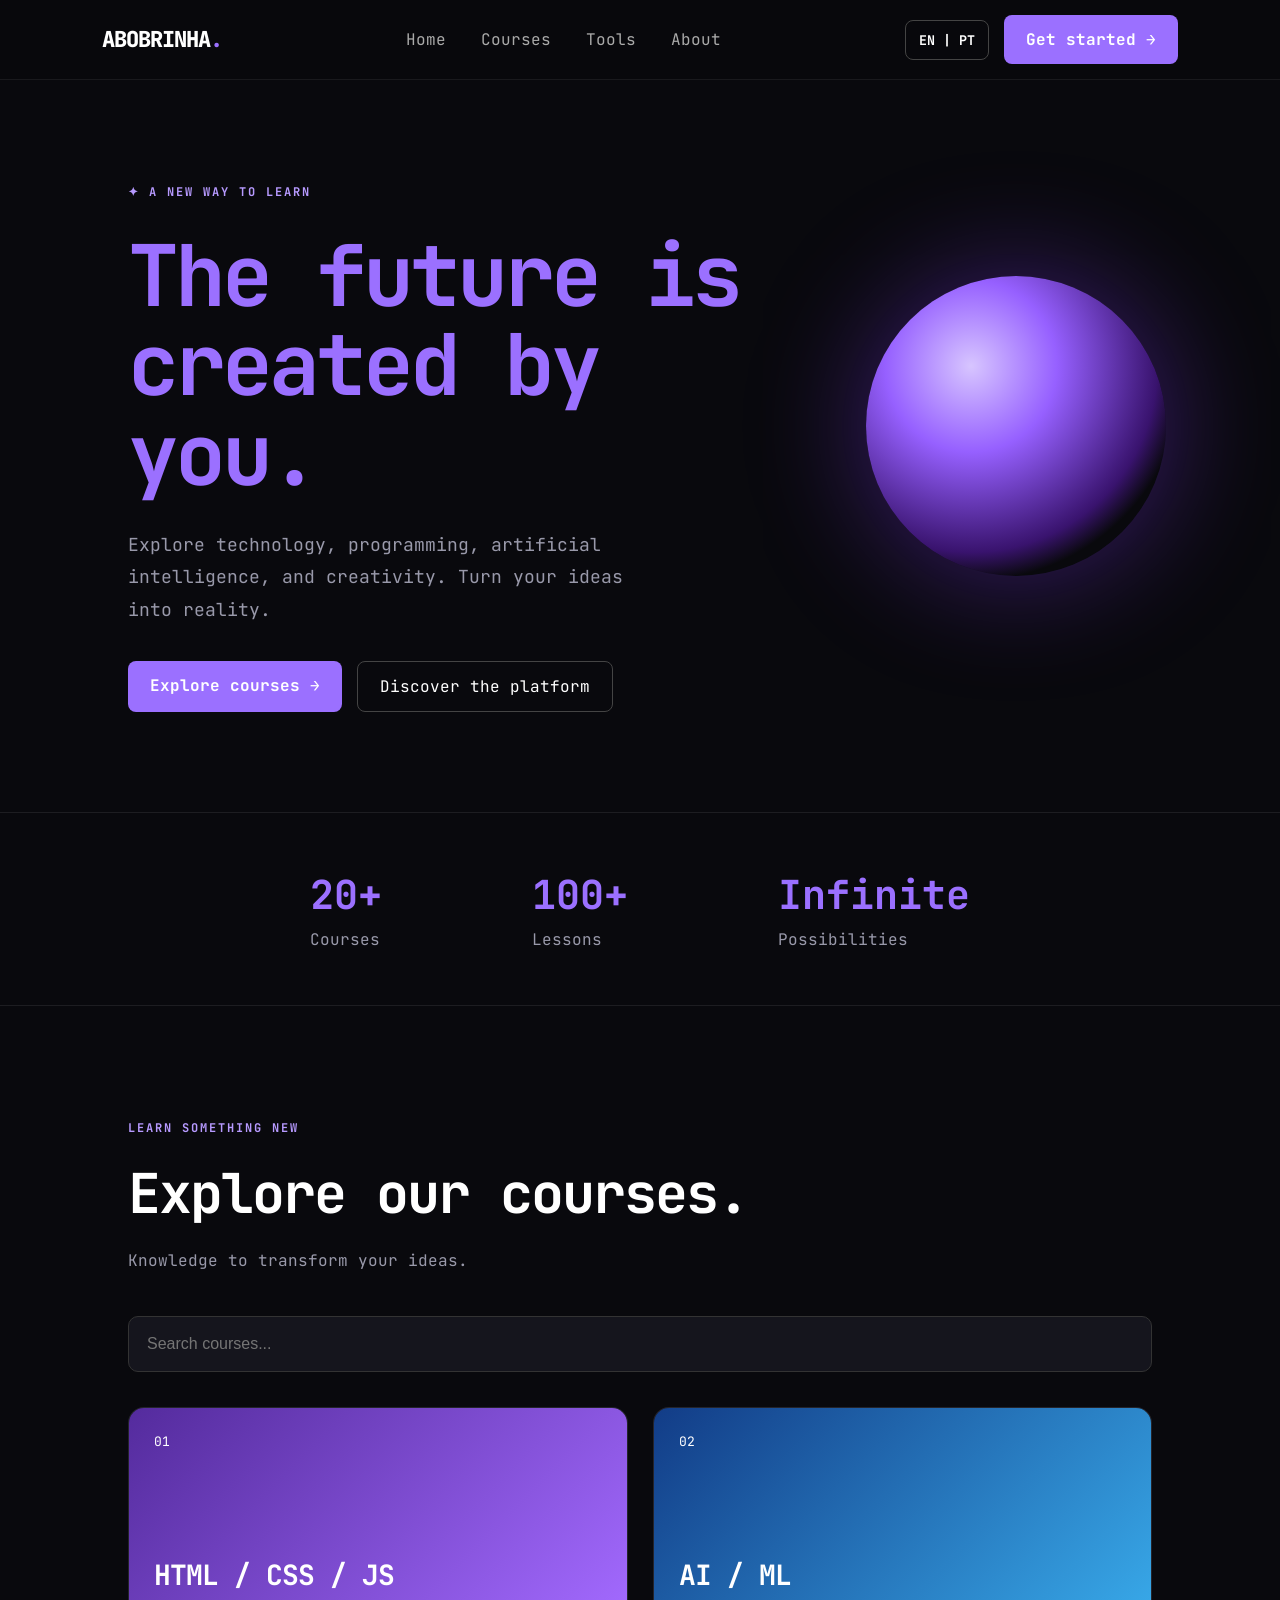
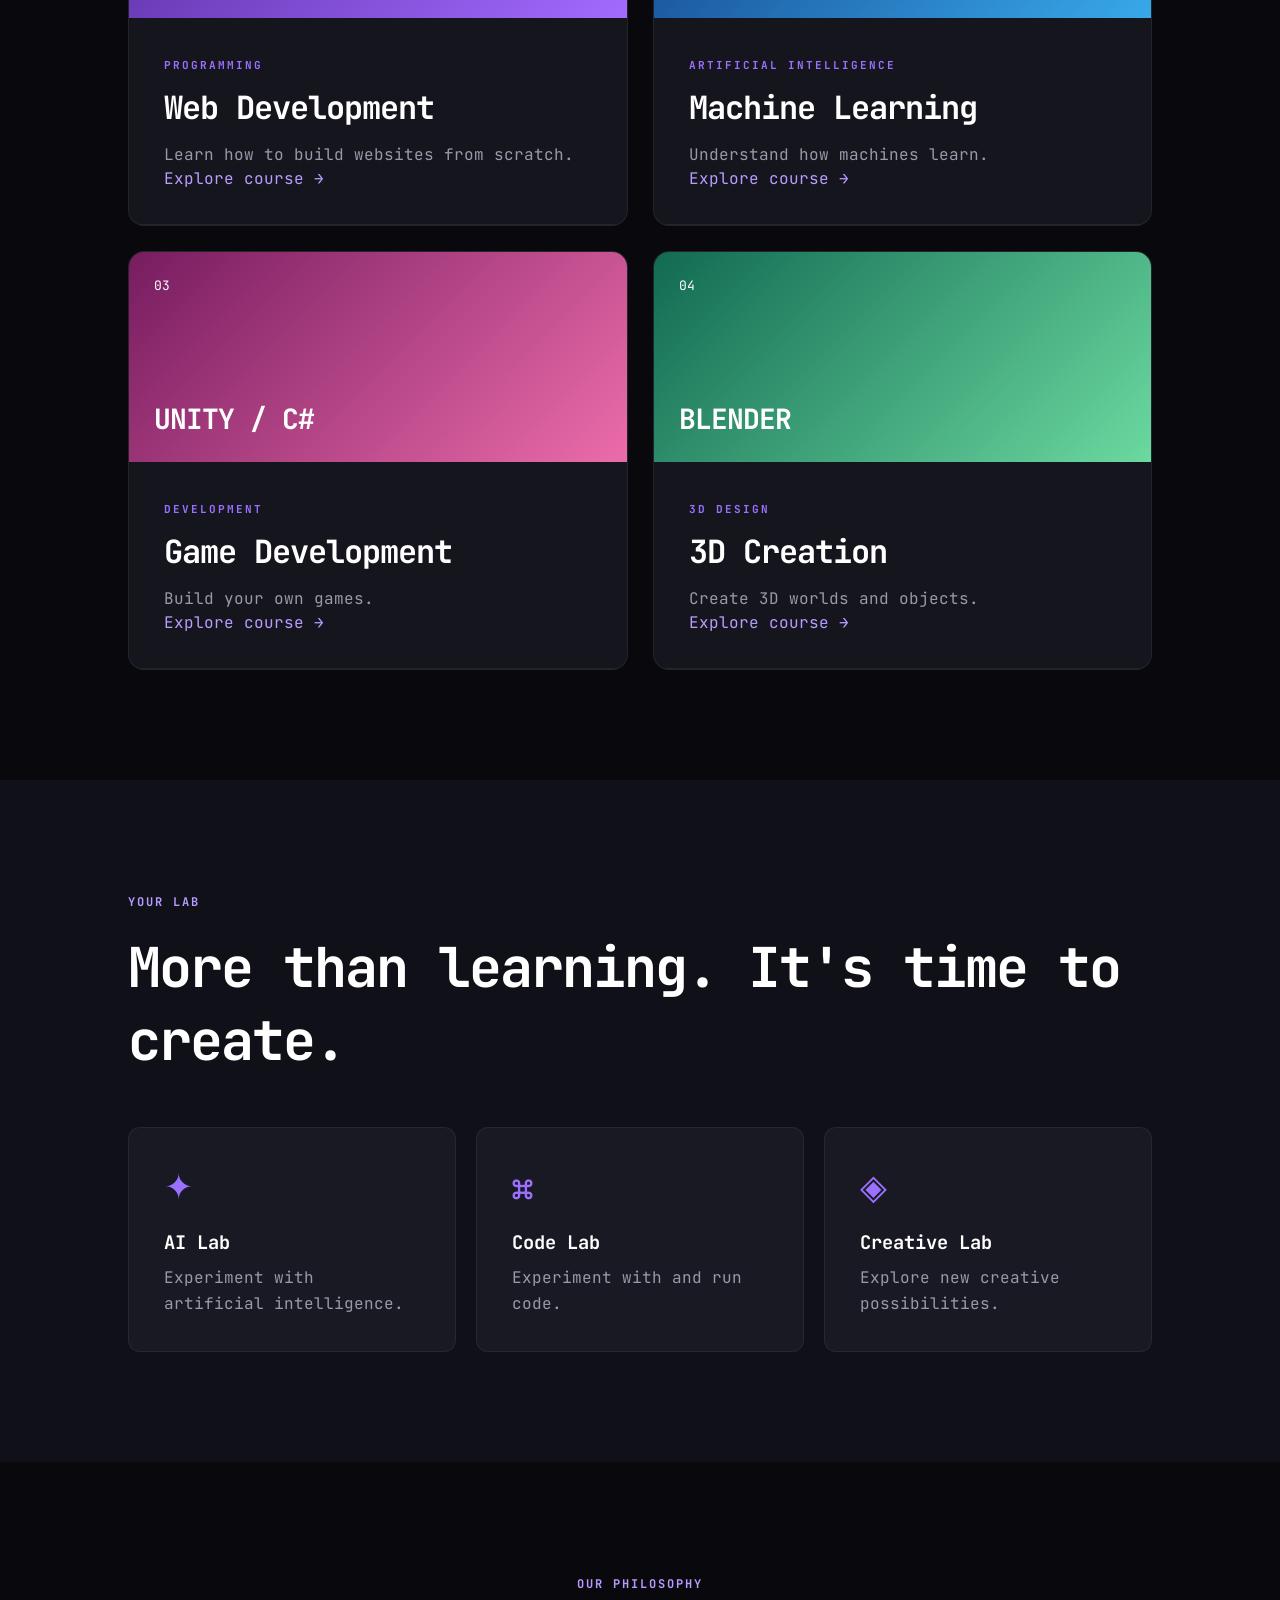
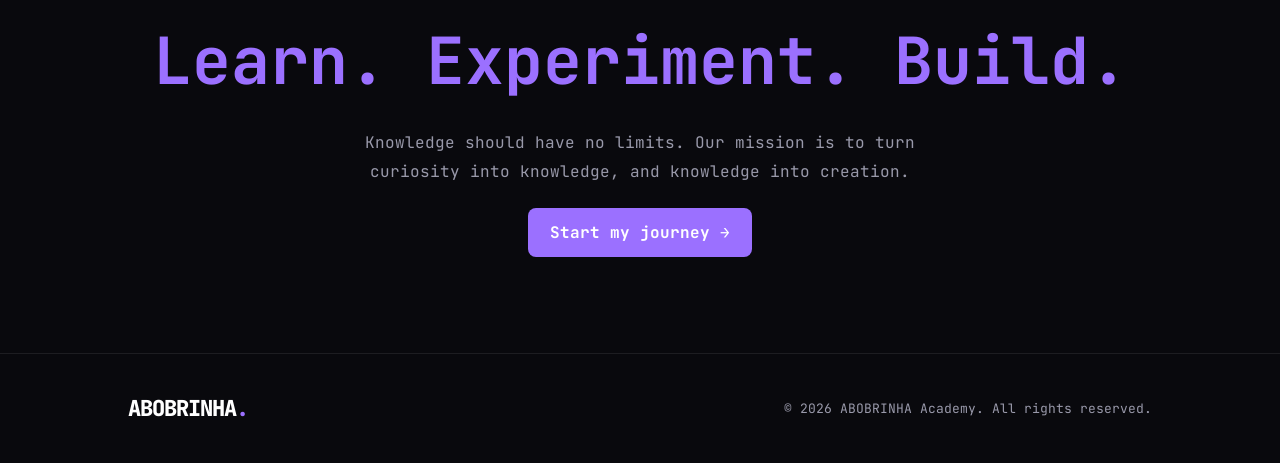
<file: index.html>
<!DOCTYPE html>
<html lang="en-US">

<head>
    <meta charset="UTF-8">
    <meta name="viewport" content="width=device-width, initial-scale=1.0">

    <title>ABOBRINHA Academy</title>

    <link rel="stylesheet" href="style.css">
    <script src="script.js" defer></script>

    <link rel="icon" type="image/png" href="images/favicon.png">
    <link href="https://fonts.googleapis.com/css2?family=JetBrains+Mono:wght@400;700&display=swap" rel="stylesheet">
</head>

<body>

    <!-- NAVBAR -->
    <nav class="navbar">

        <div class="logo">ABOBRINHA<span>.</span></div>

        <div class="nav-links" id="navLinks">
            <a href="#inicio" data-pt="Início" data-en="Home">Início</a>
            <a href="#cursos" data-pt="Cursos" data-en="Courses">Cursos</a>
            <a href="#ferramentas" data-pt="Ferramentas" data-en="Tools">Ferramentas</a>
            <a href="#sobre" data-pt="Sobre" data-en="About">Sobre</a>
        </div>

        <div class="nav-actions">
            <button id="languageButton" class="language-button" aria-label="Change language">
                PT | EN
            </button>

            <a href="#cursos" class="nav-button" data-pt="Começar agora →" data-en="Get started →">
                Começar agora →
            </a>
        </div>

        <button class="menu-button" id="menuButton">☰</button>

    </nav>


    <!-- HERO -->
    <section class="hero" id="inicio">

        <div class="hero-content">

            <span class="tag"
                data-pt="✦ UMA NOVA FORMA DE APRENDER"
                data-en="✦ A NEW WAY TO LEARN">
                ✦ UMA NOVA FORMA DE APRENDER
            </span>

            <h1>
                <span data-pt="O futuro é" data-en="The future is">O futuro é</span>
                <span data-pt="criado por você." data-en="created by you.">criado por você.</span>
            </h1>

            <p
                data-pt="Explore tecnologia, programação, inteligência artificial e criatividade. Transforme suas ideias em realidade."
                data-en="Explore technology, programming, artificial intelligence, and creativity. Turn your ideas into reality.">
                Explore tecnologia, programação,
                inteligência artificial e criatividade.
                Transforme suas ideias em realidade.
            </p>

            <div class="hero-buttons">

                <a href="#cursos" class="primary-button"
                    data-pt="Explorar cursos →" data-en="Explore courses →">
                    Explorar cursos →
                </a>

                <a href="#sobre" class="secondary-button"
                    data-pt="Conhecer a plataforma" data-en="Discover the platform">
                    Conhecer a plataforma
                </a>

            </div>

        </div>

        <div class="hero-decoration">
            <div class="orb"></div>
        </div>

    </section>


    <!-- ESTATÍSTICAS -->
    <section class="stats">

        <div>
            <h2>20+</h2>
            <p data-pt="Cursos" data-en="Courses">Cursos</p>
        </div>

        <div>
            <h2>100+</h2>
            <p data-pt="Aulas" data-en="Lessons">Aulas</p>
        </div>

        <div>
            <h2 data-pt="Infinitas" data-en="Infinite">Infinitas</h2>
            <p data-pt="Possibilidades" data-en="Possibilities">Possibilidades</p>
        </div>

    </section>


    <!-- CURSOS -->
    <section class="courses section" id="cursos">

        <div class="section-heading">

            <span class="tag"
                data-pt="APRENDA ALGO NOVO"
                data-en="LEARN SOMETHING NEW">
                APRENDA ALGO NOVO
            </span>

            <h2 data-pt="Explore nossos cursos." data-en="Explore our courses.">
                Explore nossos cursos.
            </h2>

            <p
                data-pt="Conhecimento para transformar suas ideias."
                data-en="Knowledge to transform your ideas.">
                Conhecimento para transformar suas ideias.
            </p>

        </div>

        <input
            type="text"
            id="search"
            placeholder="Pesquisar cursos..."
            data-placeholder-pt="Pesquisar cursos..."
            data-placeholder-en="Search courses..."
        >

        <div class="course-grid" id="courseGrid">

            <article class="course-card">
                <div class="course-image purple">
                    <span>01</span>
                    <strong>HTML / CSS / JS</strong>
                </div>
                <div class="course-info">
                    <small data-pt="PROGRAMAÇÃO" data-en="PROGRAMMING">PROGRAMAÇÃO</small>
                    <h3>Web Development</h3>
                    <p data-pt="Aprenda a criar sites do zero." data-en="Learn how to build websites from scratch.">Aprenda a criar sites do zero.</p>
                    <a href="#WDev" data-pt="Explorar curso →" data-en="Explore course →">Explorar curso →</a>
                </div>
            </article>

            <article class="course-card">
                <div class="course-image blue">
                    <span>02</span>
                    <strong>AI / ML</strong>
                </div>
                <div class="course-info">
                    <small data-pt="INTELIGÊNCIA ARTIFICIAL" data-en="ARTIFICIAL INTELLIGENCE">INTELIGÊNCIA ARTIFICIAL</small>
                    <h3>Machine Learning</h3>
                    <p data-pt="Entenda como as máquinas aprendem." data-en="Understand how machines learn.">Entenda como as máquinas aprendem.</p>
                    <a href="#Mlern" data-pt="Explorar curso →" data-en="Explore course →">Explorar curso →</a>
                </div>
            </article>

            <article class="course-card">
                <div class="course-image pink">
                    <span>03</span>
                    <strong>UNITY / C#</strong>
                </div>
                <div class="course-info">
                    <small data-pt="DESENVOLVIMENTO" data-en="DEVELOPMENT">DESENVOLVIMENTO</small>
                    <h3>Game Development</h3>
                    <p data-pt="Construa seus próprios jogos." data-en="Build your own games.">Construa seus próprios jogos.</p>
                    <a href="#GDev" data-pt="Explorar curso →" data-en="Explore course →">Explorar curso →</a>
                </div>
            </article>

            <article class="course-card">
                <div class="course-image green">
                    <span>04</span>
                    <strong>BLENDER</strong>
                </div>
                <div class="course-info">
                    <small data-pt="DESIGN 3D" data-en="3D DESIGN">DESIGN 3D</small>
                    <h3>3D Creation</h3>
                    <p data-pt="Crie mundos e objetos tridimensionais." data-en="Create 3D worlds and objects.">Crie mundos e objetos tridimensionais.</p>
                    <a href="#3D" data-pt="Explorar curso →" data-en="Explore course →">Explorar curso →</a>
                </div>
            </article>

        </div>

        <p id="noResults" hidden
            data-pt="Nenhum curso encontrado."
            data-en="No courses found.">
            Nenhum curso encontrado.
        </p>

    </section>


    <!-- CURSOS 2 -->

    <section id="WDev" class="hidden-section">

        <article class="course-card" id="webdev">

            <div class="course-info">
                <small data-pt="PROGRAMAÇÃO"
                    data-en="PROGRAMMING">PROGRAMAÇÃO</small>

                <h3>Web Development</h3>

                <p data-pt="Aprenda a criar sites do zero, desde a estrutura até sistemas completos."
                data-en="Learn how to build websites from scratch, from structure to complete systems.">
                    Aprenda a criar sites do zero, desde a estrutura até sistemas completos.
                </p>
            </div>

            <div class="course-list">

                <!-- FRONT-END -->

                <div class="dev-category">

                    <div class="category-heading">
                        <span class="category-number">01</span>
                        <div>
                            <h2>Front-End Development</h2>
                            <p data-pt="Tudo o que o usuário vê e com que interage."
                            data-en="Everything users see and interact with.">
                                Tudo o que o usuário vê e com que interage.
                            </p>
                        </div>
                    </div>

                    <ul>
                        <li><strong>HTML <p>(HyperText Markup Language)</p></strong> <span>Structure</span></li>
                        <li><strong>CSS <p>(Cascading Style Sheets)</p></strong> <span>Styling</span></li>
                        <li><strong>JavaScript <p>(JS)</p></strong> <span>Interactivity</span></li>
                        <li><strong>Frameworks & Libraries <p></p></strong></li>
                        <li class="more" data-pt="E muito mais!" data-en="And much more!">
                            E muito mais!
                        </li>
                    </ul>

                </div>

                <!-- BACK-END -->

                <div class="dev-category">

                    <div class="category-heading">
                        <span class="category-number">02</span>
                        <div>
                            <h2>Back-End Development</h2>
                            <p data-pt="A lógica, os servidores e os dados por trás dos sites."
                            data-en="The logic, servers and data behind websites.">
                                A lógica, os servidores e os dados por trás dos sites.
                            </p>
                        </div>
                    </div>

                    <div class="backend-grid">

                        <div class="backend-item">
                            <h3>Server-Side Languages & Runtimes</h3>
                            <ul>
                                <li>PHP</li>
                                <li>Java</li>
                                <li>Python</li>
                                <li>Node.js</li>
                            </ul>
                        </div>

                        <div class="backend-item">
                            <h3>Databases</h3>
                            <ul>
                                <li>SQL</li>
                                <li>PostgreSQL</li>
                                <li>MongoDB</li>
                            </ul>
                        </div>

                        <div class="backend-item">
                            <h3>APIs</h3>
                            <ul>
                                <li data-pt="Como o Front-End e o Back-End se comunicam para buscar e enviar dados."
                                    data-en="How Front-End and Back-End communicate to fetch and send data.">
                                    Como o Front-End e o Back-End se comunicam para buscar e enviar dados.
                                </li>
                            </ul>
                        </div>

                    </div>

                </div>

            </div>

        </article>

    </section>

    <section id="Mlern" class="hidden-section">

    </section>

    <section id="GDev" class="hidden-section">

    </section>

    <section id="3D" class="hidden-section">

    </section>


    <!-- FERRAMENTAS -->
    <section class="tools section" id="ferramentas">

        <span class="tag"
            data-pt="SEU LABORATÓRIO"
            data-en="YOUR LAB">
            SEU LABORATÓRIO
        </span>

        <h2
            data-pt="Mais do que aprender. É hora de criar."
            data-en="More than learning. It's time to create.">
            Mais do que aprender.<br>
            É hora de criar.
        </h2>

        <div class="tool-grid">

            <a class="tool" href="#">
                <span>✦</span>
                <h3>AI Lab</h3>
                <p
                    data-pt="Experimente inteligência artificial."
                    data-en="Experiment with artificial intelligence.">
                    Experimente inteligência artificial.
                </p>
            </a>

            <a class="tool" href="#">
                <span>⌘</span>
                <h3>Code Lab</h3>
                <p
                    data-pt="Experimente e execute códigos."
                    data-en="Experiment with and run code.">
                    Experimente e execute códigos.
                </p>
            </a>

            <a class="tool" href="#">
                <span>◈</span>
                <h3>Creative Lab</h3>
                <p
                    data-pt="Explore novas possibilidades criativas."
                    data-en="Explore new creative possibilities.">
                    Explore novas possibilidades criativas.
                </p>
            </a>

        </div>

    </section>


    <!-- SOBRE -->
    <section class="about section" id="sobre">

        <span class="tag"
            data-pt="NOSSA FILOSOFIA"
            data-en="OUR PHILOSOPHY">
            NOSSA FILOSOFIA
        </span>

        <h2>
            <span data-pt="Aprenda." data-en="Learn.">Aprenda.</span>
            <span data-pt="Experimente." data-en="Experiment.">Experimente.</span>
            <span data-pt="Construa." data-en="Build.">Construa.</span>
        </h2>

        <p
            data-pt="O conhecimento não deve ter limites. Nossa missão é transformar curiosidade em conhecimento e conhecimento em criação."
            data-en="Knowledge should have no limits. Our mission is to turn curiosity into knowledge, and knowledge into creation.">
            O conhecimento não deve ter limites.
            Nossa missão é transformar curiosidade
            em conhecimento e conhecimento em criação.
        </p>

        <a href="#cursos" class="primary-button"
            data-pt="Começar minha jornada →"
            data-en="Start my journey →">
            Começar minha jornada →
        </a>

    </section>


    <!-- FOOTER -->
    <footer>

        <div class="logo">ABOBRINHA<span>.</span></div>

        <p
            data-pt="© 2026 ABOBRINHA Academy. Todos os direitos reservados."
            data-en="© 2026 ABOBRINHA Academy. All rights reserved.">
            © 2026 ABOBRINHA Academy. Todos os direitos reservados.
        </p>

    </footer>

</body>
</html>
</file>
<file: style.css>
/* RESET */

* {
    margin: 0;
    padding: 0;
    box-sizing: border-box;
}

html {
    scroll-behavior: smooth;
}

body {
    background: #09090d;
    color: white;
    font-family: "JetBrains Mono", Consolas;
    overflow-x: hidden;
}

:root {
    --purple: #9b70ff;
    --background: #09090d;
    --secondary: #15151d;
    --text-muted: #9999aa;
}


/* NAVBAR */

.navbar {
    height: 80px;
    padding: 0 8%;

    display: flex;
    align-items: center;
    justify-content: space-between;

    position: sticky;
    top: 0;
    z-index: 100;

    background: #09090de8;
    backdrop-filter: blur(15px);

    border-bottom: 1px solid #ffffff12;
}

.logo {
    font-size: 22px;
    font-weight: 900;
    letter-spacing: -1px;
}

.logo span {
    color: var(--purple);
}

.nav-links {
    display: flex;
    gap: 35px;
}

.nav-links a {
    text-decoration: none;
    color: #aaa;
    transition: .3s;
}

.nav-links a:hover {
    color: white;
}

.nav-button,
.primary-button {
    background: var(--purple);
    color: white;
    padding: 14px 22px;
    border-radius: 8px;
    text-decoration: none;
    font-weight: bold;
    transition: .3s;
}

.nav-button:hover,
.primary-button:hover {
    background: #8050ef;
    transform: translateY(-3px);
}

.menu-button {
    display: none;
}

.nav-actions {
    display: flex;
    align-items: center;
    gap: 15px;
}

.language-button {
    background: transparent;
    color: white;
    border: 1px solid #444;
    padding: 10px 13px;
    border-radius: 8px;
    font-family: inherit;
    font-weight: bold;
    cursor: pointer;
    transition: .3s;
}

.language-button:hover {
    border-color: var(--purple);
    color: var(--purple);
}

/* RESPONSIVIDADE DO SELETOR */

@media (max-width: 800px) {

    .nav-actions {
        margin-left: auto;
        margin-right: 15px;
    }

    .nav-actions .nav-button {
        display: none;
    }

}

/* HERO */

.hero {
    min-height: 650px;
    padding: 100px 10%;

    display: flex;
    align-items: center;

    position: relative;
    overflow: hidden;
}

.hero-content {
    max-width: 680px;
    z-index: 2;
}

.tag {
    color: #b79aff;
    font-size: 12px;
    letter-spacing: 2px;
    font-weight: bold;
}

.hero h1 {
    font-size: clamp(45px, 7vw, 85px);
    line-height: 1.05;
    margin: 30px 0;
    letter-spacing: -4px;
}

.hero h1 span,
.about h2 span {
    color: var(--purple);
}

.hero p {
    color: var(--text-muted);
    font-size: 18px;
    line-height: 1.8;
    max-width: 520px;
}

.hero-buttons {
    display: flex;
    gap: 15px;
    margin-top: 35px;
    flex-wrap: wrap;
}

.secondary-button {
    padding: 14px 22px;
    border: 1px solid #444;
    color: white;
    text-decoration: none;
    border-radius: 8px;
    transition: .3s;
}

.secondary-button:hover {
    border-color: var(--purple);
}


/* DECORAÇÃO */

.hero-decoration {
    position: absolute;
    right: 5%;
    top: 20%;
    width: 400px;
    height: 400px;

    display: grid;
    place-items: center;

    pointer-events: none;
}

.orb {
    width: 300px;
    height: 300px;
    border-radius: 50%;

    background:
        radial-gradient(
            circle at 35% 30%,
            #d7c5ff,
            #9660ff 30%,
            #39136e 65%,
            transparent 75%
        );

    box-shadow: 0 0 120px #873cff66;

    animation: float 4.5s ease-in-out infinite;
}

@keyframes float {
    0%, 100% {
        transform: translateY(0);
    }

    50% {
        transform: translateY(-25px);
    }
}


/* ESTATÍSTICAS */

.stats {
    display: flex;
    justify-content: center;
    gap: 150px;

    padding: 55px 10%;

    border-top: 1px solid #ffffff15;
    border-bottom: 1px solid #ffffff15;
}

.stats h2 {
    color: var(--purple);
    font-size: 40px;
}

.stats p {
    color: var(--text-muted);
    margin-top: 8px;
}


/* SEÇÕES */

.section {
    padding: 110px 10%;
}

.section-heading {
    margin-bottom: 45px;
}

.section-heading h2,
.tools h2 {
    font-size: clamp(35px, 5vw, 55px);
    margin: 20px 0;
    letter-spacing: -2px;
}

.section-heading p {
    color: var(--text-muted);
}


/* PESQUISA */

#search {
    width: 100%;
    padding: 18px;

    background: var(--secondary);
    border: 1px solid #333;
    border-radius: 10px;

    color: white;
    font-size: 16px;

    margin-bottom: 35px;
    outline: none;
}

#search:focus {
    border-color: var(--purple);
}


/* CARDS */

.course-grid {
    display: grid;
    grid-template-columns: repeat(2, minmax(0, 1fr));
    gap: 25px;
}

/* =========================
   COURSE CARD
========================= */

.course-card {
    background: var(--secondary);
    border: 1px solid #ffffff10;
    border-radius: 16px;
    overflow: hidden;

    transition: transform .3s ease,
                border-color .3s ease,
                box-shadow .3s ease;
}

.course-card:hover {
    transform: translateY(-6px);
    border-color: var(--purple);
    box-shadow: 0 15px 40px #0008;
}

/* =========================
   COURSE IMAGES
========================= */

.course-image {
    height: 210px;
    padding: 25px;

    display: flex;
    flex-direction: column;
    justify-content: space-between;
}

.course-image span {
    font-size: 13px;
}

.course-image strong {
    font-size: 28px;
    letter-spacing: -1px;
}

.purple {
    background: linear-gradient(135deg, #542b9d, #a36aff);
}

.blue {
    background: linear-gradient(135deg, #123c87, #38a9e9);
}

.pink {
    background: linear-gradient(135deg, #771c60, #ec6caa);
}

.green {
    background: linear-gradient(135deg, #126a52, #6bd9a0);
}

/* =========================
   COURSE INFO
========================= */

.course-info {
    padding: 35px;
    border-bottom: 1px solid #ffffff10;
}

.course-info small {
    color: var(--purple);
    font-size: 11px;
    font-weight: 700;
    letter-spacing: 2px;
}

.course-info h3 {
    margin: 12px 0;
    font-size: clamp(24px, 4vw, 32px);
    letter-spacing: -1px;
}

.course-info p {
    color: var(--text-muted);
    line-height: 1.7;
    max-width: 650px;
}

.course-info a {
    color: #b99cff;
    text-decoration: none;
}

/* =========================
   WEB DEVELOPMENT
========================= */

#webdev {
    margin: 25px;
}

.course-list {
    padding: 35px;
    display: flex;
    flex-direction: column;
    gap: 45px;
}

/* =========================
   CATEGORY HEADING
========================= */

.dev-category {
    display: flex;
    flex-direction: column;
    gap: 25px;
}

.category-heading {
    display: flex;
    align-items: center;
    gap: 18px;
}

.category-number {
    color: var(--purple);
    font-size: 18px;
    font-weight: 800;

    background: #9b70ff18;
    border: 1px solid #9b70ff35;
    border-radius: 10px;

    padding: 13px 15px;
}

.category-heading h2 {
    font-size: 23px;
    margin-bottom: 6px;
}

.category-heading p {
    color: var(--text-muted);
    font-size: 14px;
    line-height: 1.6;
}

/* =========================
   FRONT-END LIST
========================= */

.course-list ul {
    list-style: none;
    padding: 0;
    margin: 0;
}

.course-list > .dev-category > ul {
    display: grid;
    grid-template-columns: repeat(2, minmax(0, 1fr));
    gap: 12px;
}

.course-list li {
    background: #ffffff06;
    border: 1px solid #ffffff0c;
    border-radius: 9px;

    padding: 15px 18px;

    color: var(--text-muted);
    font-size: 14px;

    transition: .25s ease;
}

.course-list li:hover {
    background: #9b70ff12;
    border-color: #9b70ff55;
    transform: translateX(4px);
}

.course-list li strong {
    color: white;
    font-weight: 600;
}

.course-list li span {
    display: block;
    color: var(--purple);
    font-size: 11px;
    margin-top: 5px;
}

.course-list li.more {
    color: var(--purple);
    font-weight: 700;
    border-style: dashed;
}

.course-list p {
    color: var(--text-muted);
    line-height: 1.7;
    max-width: 650px;
}

/* =========================
   BACK-END GRID
========================= */

.backend-grid {
    display: grid;
    grid-template-columns: repeat(2, minmax(0, 1fr));
    gap: 18px;
}

.backend-item {
    background: #ffffff05;
    border: 1px solid #ffffff10;
    border-radius: 12px;
    padding: 22px;
}

.backend-item h3 {
    font-size: 15px;
    margin-bottom: 18px;
    color: var(--purple);
}

.backend-item ul {
    display: flex;
    flex-direction: column;
    gap: 8px;
}

.backend-item li {
    background: transparent;
    border: none;
    border-radius: 5px;
    padding: 8px 0;
    font-size: 14px;
    line-height: 1.6;
}

.backend-item li:hover {
    background: transparent;
    border: none;
    transform: translateX(4px);
}

/* =========================
   RESPONSIVENESS
========================= */

@media (max-width: 768px) {

    .course-grid {
        grid-template-columns: 1fr;
    }

    #webdev {
        margin: 12px;
    }

    .course-info,
    .course-list {
        padding: 22px;
    }

    .backend-grid {
        grid-template-columns: 1fr;
    }

    .course-list > .dev-category > ul {
        grid-template-columns: 1fr;
    }

    .category-heading h2 {
        font-size: 19px;
    }

}

@media (max-width: 400px) {

    .category-heading {
        align-items: flex-start;
    }

    .category-number {
        font-size: 14px;
        padding: 10px;
    }

    .course-info h3 {
        font-size: 23px;
    }

}

/* FERRAMENTAS */

.tools {
    background: #101018;
}

.tool-grid {
    display: grid;
    grid-template-columns: repeat(3, 1fr);
    gap: 20px;
    margin-top: 50px;
}

.tool {
    display: block;
    text-decoration: none;
    color: inherit;
    cursor: pointer;
    padding: 35px;
    background: #191923;
    border: 1px solid #ffffff10;
    border-radius: 12px;
    transition: .3s;
}

.tool:hover {
    border-color: var(--purple);
    transform: translateY(-5px);
}

.tool span {
    font-size: 35px;
    color: var(--purple);
}

.tool h3 {
    margin: 20px 0 10px;
}

.tool p {
    color: var(--text-muted);
    line-height: 1.6;
}


/* SOBRE */

.about {
    text-align: center;
}

.about h2 {
    font-size: clamp(40px, 6vw, 65px);
    margin: 25px 0;
}

.about p {
    color: var(--text-muted);
    max-width: 550px;
    line-height: 1.8;
    margin: 0 auto 35px;
}

/* CURSOS */

.hidden-section {
    display: none;
}

.hidden-section:target {
    display: block;
}

/* FOOTER */

footer {
    padding: 40px 10%;
    border-top: 1px solid #ffffff15;

    display: flex;
    align-items: center;
    justify-content: space-between;
    gap: 20px;
}

footer p {
    color: var(--text-muted);
    font-size: 13px;
}


/* RESPONSIVIDADE */

@media (max-width: 800px) {

    .navbar {
        padding: 0 5%;
    }

    .nav-links {
        display: none;
        position: absolute;
        top: 80px;
        left: 0;
        width: 100%;
        padding: 25px;

        background: #101018;
        flex-direction: column;
    }

    .nav-links.open {
        display: flex;
    }

    .menu-button {
        display: block;
        background: none;
        border: none;
        color: white;
        font-size: 25px;
        cursor: pointer;
    }

    .nav-button {
        display: none;
    }

    .hero {
        padding: 100px 7%;
    }

    .hero-decoration {
        opacity: .25;
        right: -200px;
    }

    .stats {
        gap: 35px;
        flex-wrap: wrap;
    }

    .course-grid,
    .tool-grid {
        grid-template-columns: 1fr;
    }

    footer {
        flex-direction: column;
        text-align: center;
    }

}
</file>
